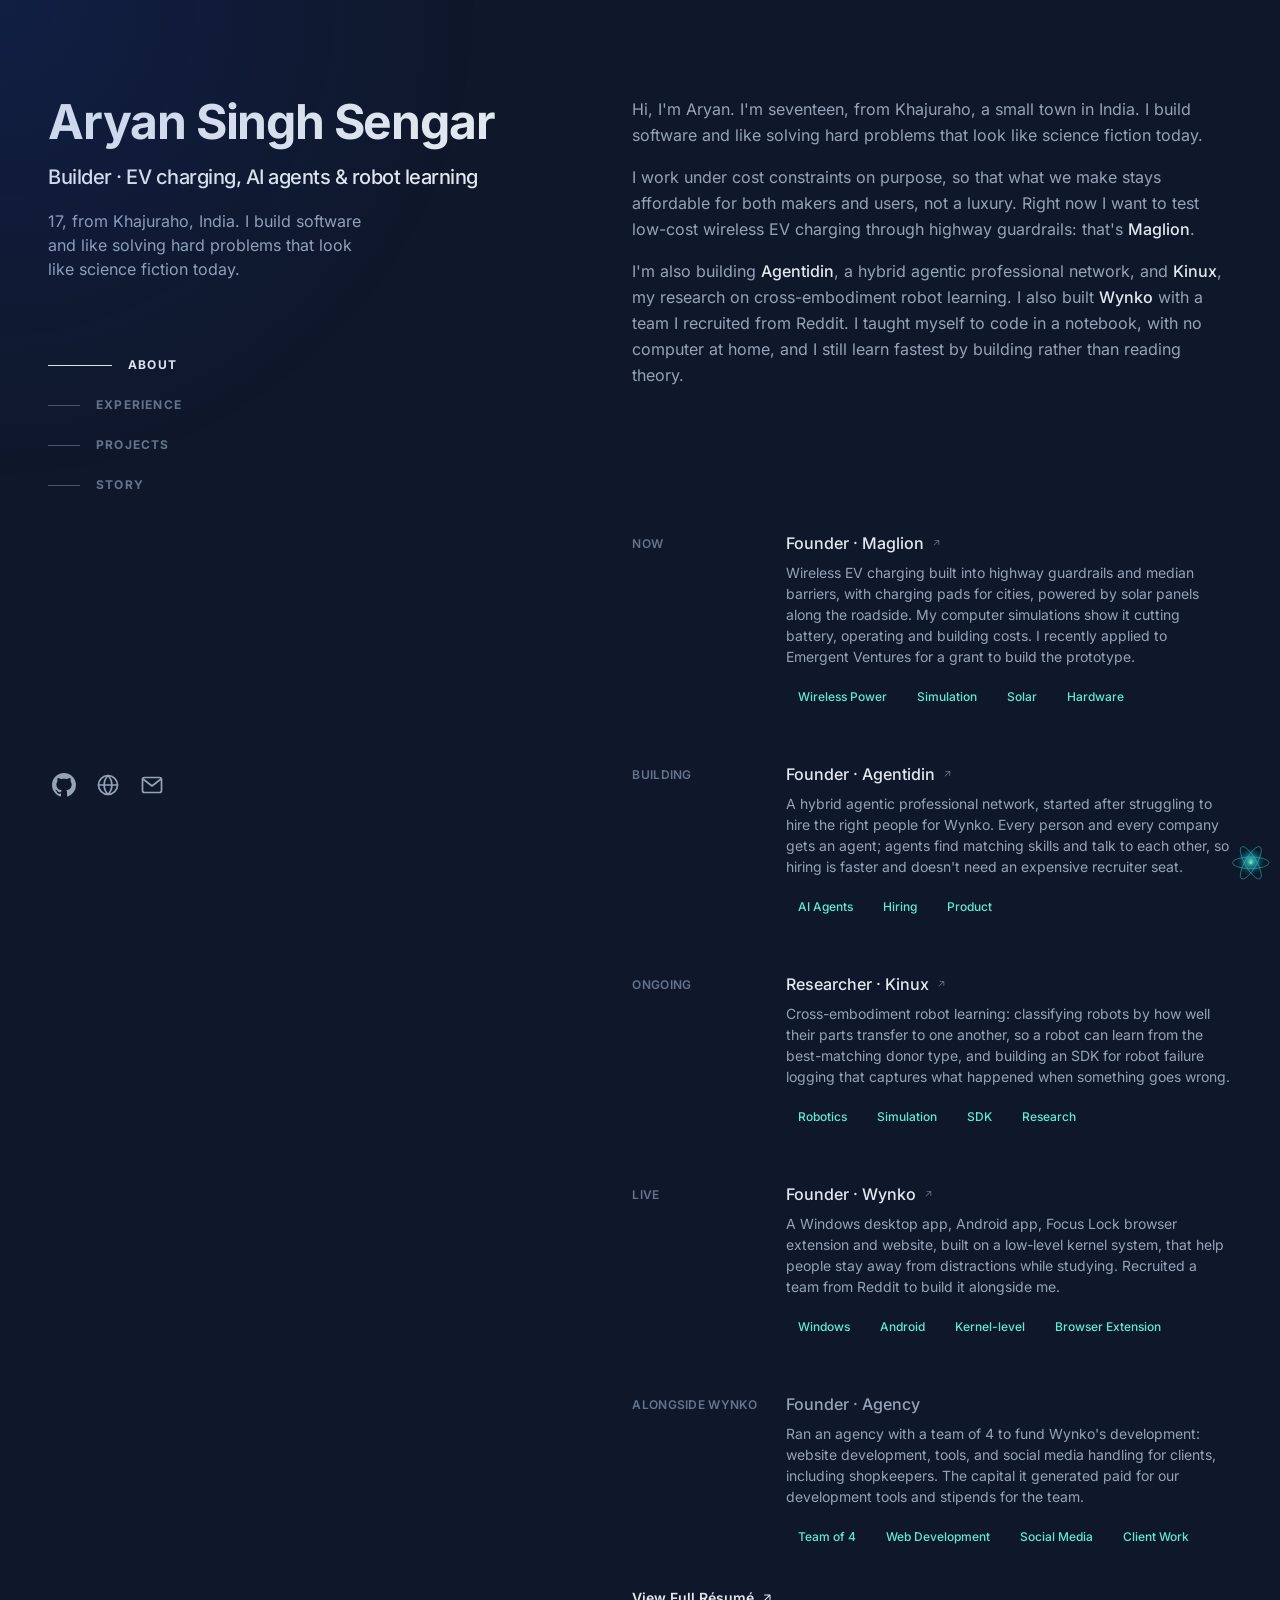
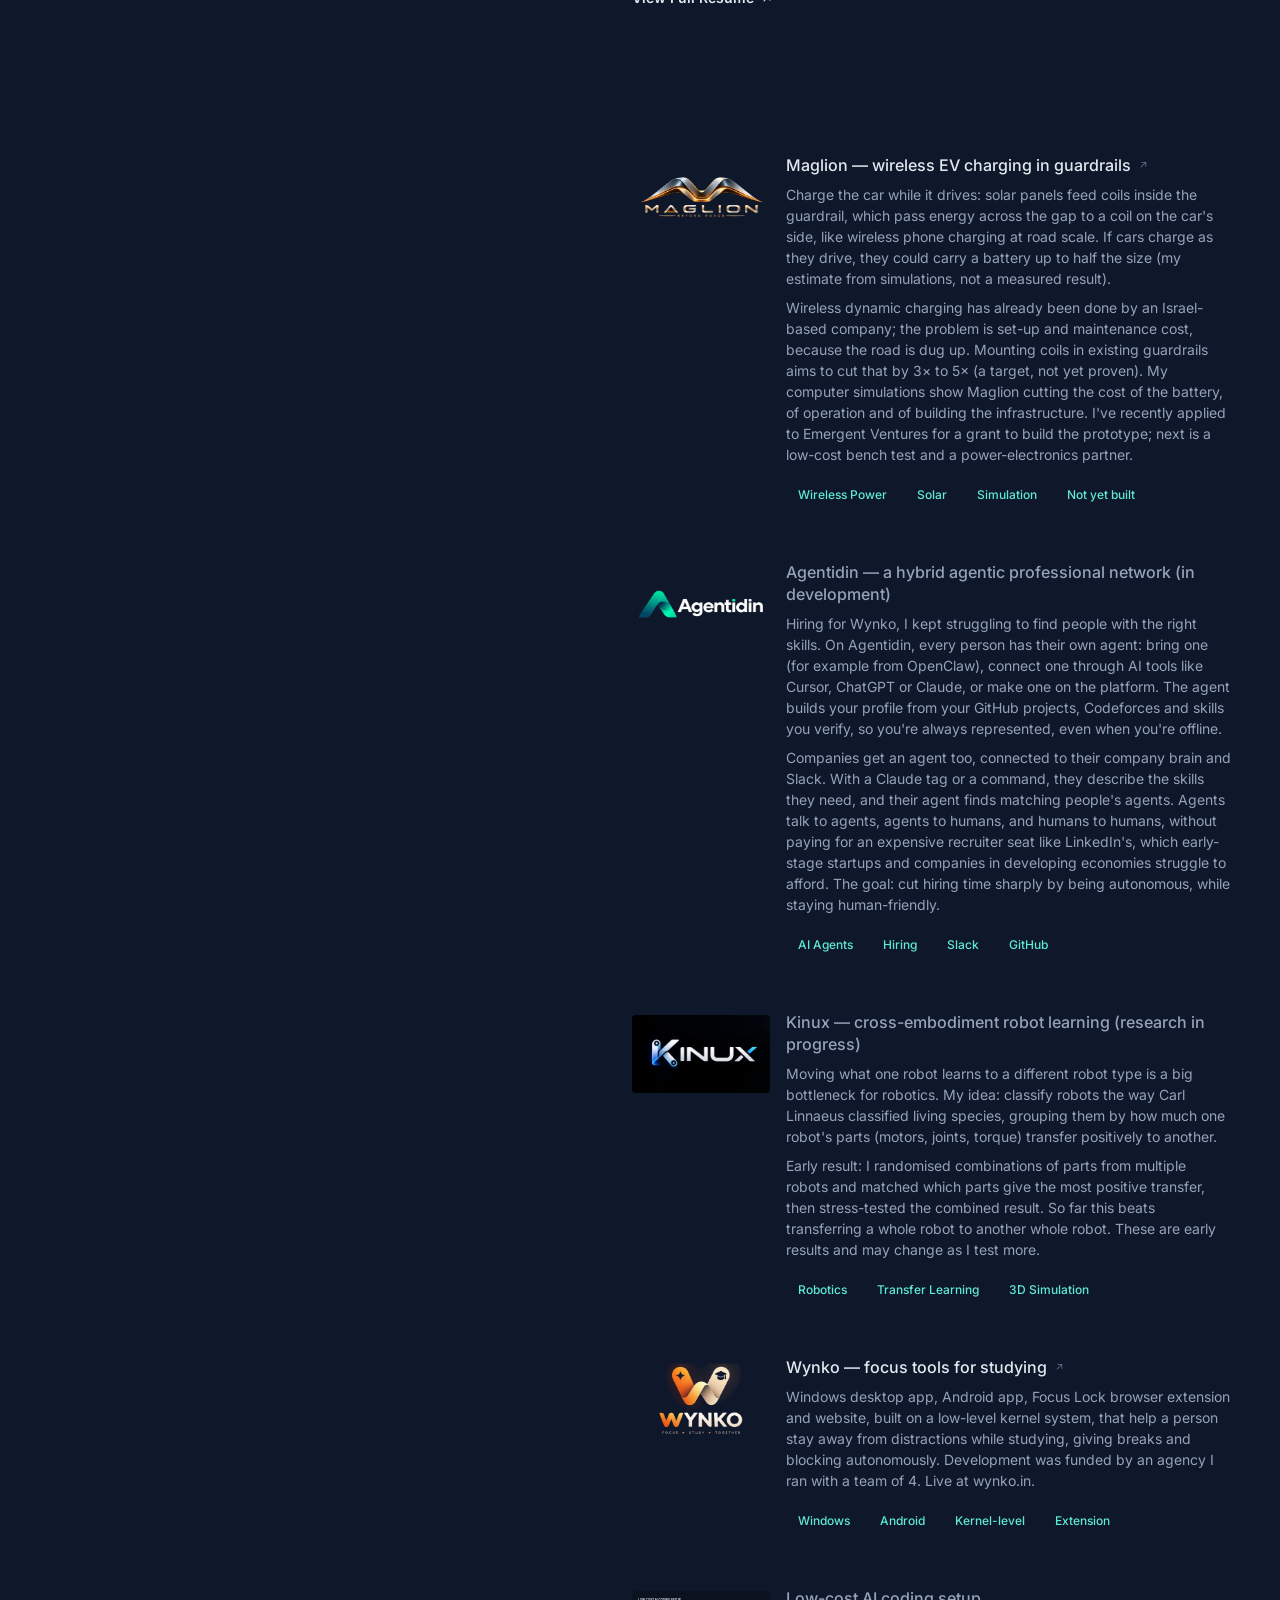
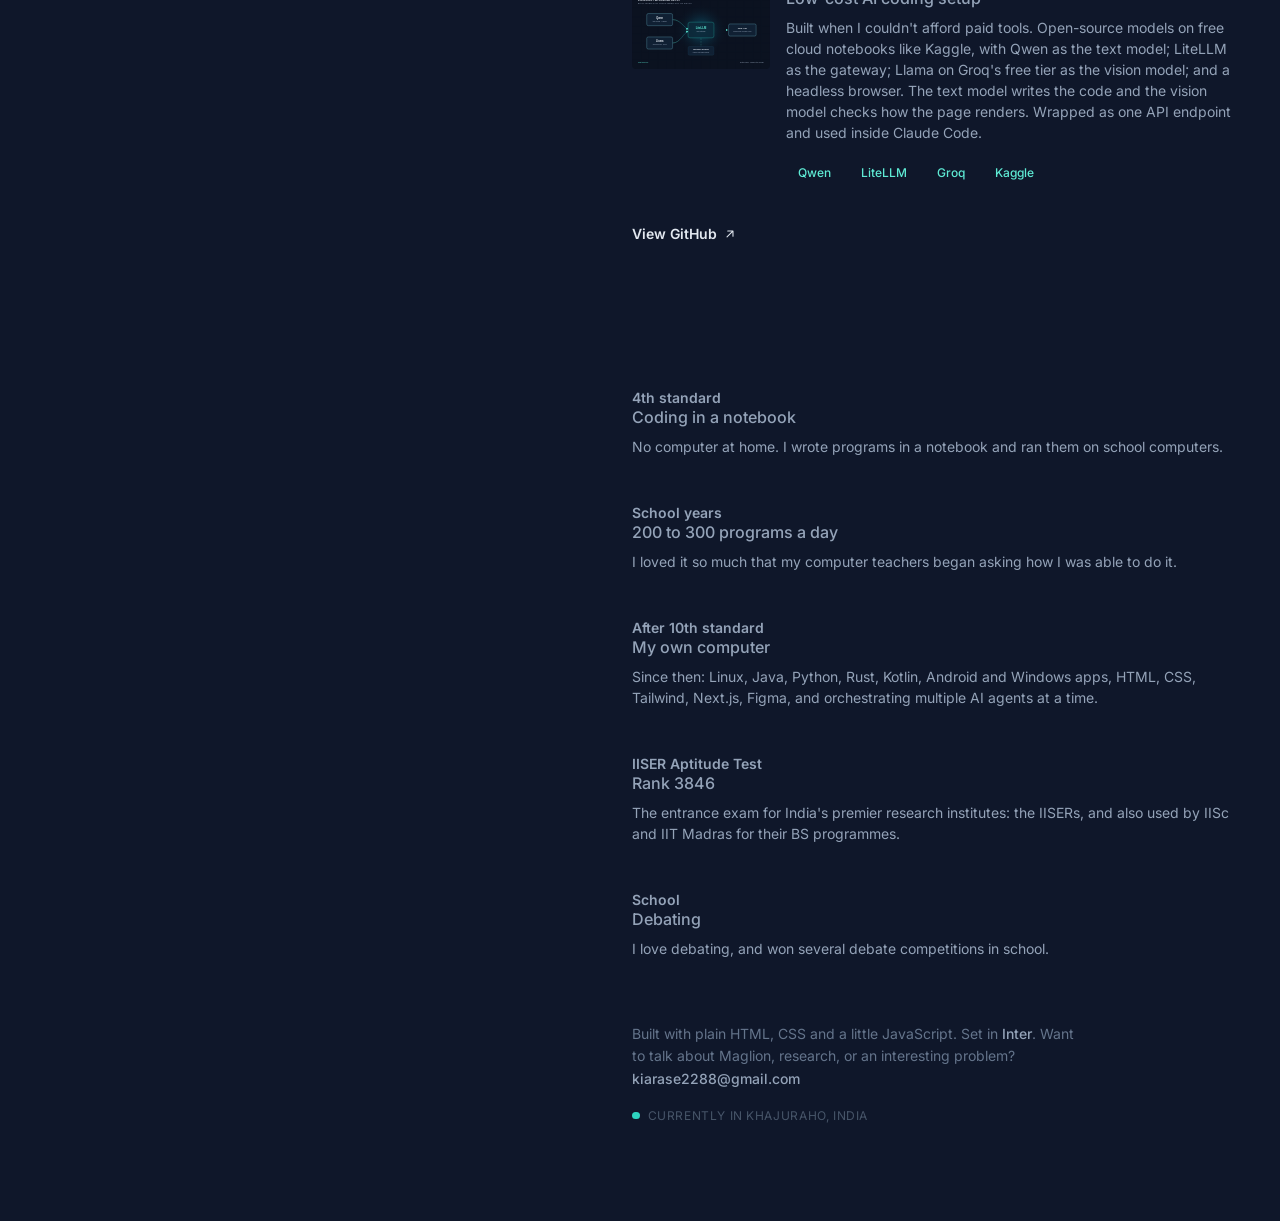
<file: index.html>
<!DOCTYPE html>
<html lang="en">
<head>
  <meta charset="utf-8" />
  <meta name="viewport" content="width=device-width, initial-scale=1" />
  <title>Aryan Singh Sengar — Builder</title>
  <meta name="description" content="Aryan Singh Sengar, 17, from Khajuraho, India. Building Maglion (wireless EV charging in highway guardrails), Agentidin (an agentic professional network), Wynko, and Kinux (cross-embodiment robot learning)." />
  <link rel="canonical" href="https://aryansengar.wynko.in/" />
  <meta name="theme-color" content="#0f172a" />
  <meta property="og:title" content="Aryan Singh Sengar — Builder" />
  <meta property="og:description" content="17-year-old builder from Khajuraho, India. Working on Maglion: wireless EV charging built into highway guardrails." />
  <meta property="og:url" content="https://aryansengar.wynko.in/" />
  <meta property="og:type" content="website" />
  <meta property="og:image" content="https://aryansengar.wynko.in/assets/maglion-hero.jpg" />
  <meta name="twitter:card" content="summary_large_image" />
  <link rel="icon" type="image/svg+xml" href="favicon.svg" />
  <link rel="preload" href="assets/fonts/inter-var.woff2" as="font" type="font/woff2" crossorigin />
  <link rel="stylesheet" href="assets/css/style.css" />
</head>
<body>
  <div class="spotlight" aria-hidden="true"></div>

  <div class="shell">
    <a class="skip-link" href="#content">Skip to Content</a>

    <div class="layout" id="layout">
      <header class="masthead">
        <div>
          <h1 class="name"><a href="#top" id="top">Aryan Singh Sengar</a></h1>
          <h2 class="role">Builder · EV charging, AI agents &amp; robot learning</h2>
          <p class="tagline">
            17, from Khajuraho, India. I build software and like solving hard problems
            that look like science fiction today.
          </p>

          <nav class="section-nav" aria-label="In-page jump links">
            <ul>
              <li><a href="#about" class="nav-link is-active" data-section="about"><span class="nav-indicator" aria-hidden="true"></span><span class="nav-text">About</span></a></li>
              <li><a href="#experience" class="nav-link" data-section="experience"><span class="nav-indicator" aria-hidden="true"></span><span class="nav-text">Experience</span></a></li>
              <li><a href="#projects" class="nav-link" data-section="projects"><span class="nav-indicator" aria-hidden="true"></span><span class="nav-text">Projects</span></a></li>
              <li><a href="#story" class="nav-link" data-section="story"><span class="nav-indicator" aria-hidden="true"></span><span class="nav-text">Story</span></a></li>
            </ul>
          </nav>
        </div>

        <ul class="socials" aria-label="Links">
          <li>
            <a href="https://github.com/kratitocsy" target="_blank" rel="noreferrer noopener" aria-label="GitHub (opens in a new tab)" title="GitHub">
              <span class="sr-only">GitHub</span>
              <svg xmlns="http://www.w3.org/2000/svg" viewBox="0 0 16 16" fill="currentColor" aria-hidden="true"><path d="M8 0C3.58 0 0 3.58 0 8c0 3.54 2.29 6.53 5.47 7.59.4.07.55-.17.55-.38 0-.19-.01-.82-.01-1.49-2.01.37-2.53-.49-2.69-.94-.09-.23-.48-.94-.82-1.13-.28-.15-.68-.52-.01-.53.63-.01 1.08.58 1.23.82.72 1.21 1.87.87 2.33.66.07-.52.28-.87.51-1.07-1.78-.2-3.64-.89-3.64-3.95 0-.87.31-1.59.82-2.15-.08-.2-.36-1.02.08-2.12 0 0 .67-.21 2.2.82.64-.18 1.32-.27 2-.27.68 0 1.36.09 2 .27 1.53-1.04 2.2-.82 2.2-.82.44 1.1.16 1.92.08 2.12.51.56.82 1.27.82 2.15 0 3.07-1.87 3.75-3.65 3.95.29.25.54.73.54 1.48 0 1.07-.01 1.93-.01 2.2 0 .21.15.46.55.38A8.013 8.013 0 0 0 16 8c0-4.42-3.58-8-8-8Z"/></svg>
            </a>
          </li>
          <li>
            <a href="https://wynko.in" target="_blank" rel="noreferrer noopener" aria-label="Wynko (opens in a new tab)" title="Wynko">
              <span class="sr-only">Wynko</span>
              <svg xmlns="http://www.w3.org/2000/svg" viewBox="0 0 24 24" fill="none" stroke="currentColor" stroke-width="1.7" stroke-linecap="round" stroke-linejoin="round" aria-hidden="true"><circle cx="12" cy="12" r="9.5"/><path d="M2.5 12h19M12 2.5c2.6 2.7 3.9 5.9 3.9 9.5s-1.3 6.8-3.9 9.5c-2.6-2.7-3.9-5.9-3.9-9.5S9.4 5.2 12 2.5Z"/></svg>
            </a>
          </li>
          <li>
            <a href="mailto:kiarase2288@gmail.com" aria-label="Email" title="Email">
              <span class="sr-only">Email</span>
              <svg xmlns="http://www.w3.org/2000/svg" viewBox="0 0 24 24" fill="none" stroke="currentColor" stroke-width="1.7" stroke-linecap="round" stroke-linejoin="round" aria-hidden="true"><rect x="2.5" y="4.5" width="19" height="15" rx="2"/><path d="m3 6 9 7 9-7"/></svg>
            </a>
          </li>
        </ul>
      </header>

      <main id="content" class="content">
        <section id="about" class="section" aria-label="About me">
          <div class="section-head"><h2>About</h2></div>
          <div class="prose">
            <p>
              Hi, I'm Aryan. I'm seventeen, from Khajuraho, a small town in India. I build
              software and like solving hard problems that look like science fiction today.
            </p>
            <p>
              I work under cost constraints on purpose, so that what we make stays affordable
              for both makers and users, not a luxury. Right now I want to test low-cost wireless
              EV charging through highway guardrails: that's <a href="#projects">Maglion</a>.
            </p>
            <p>
              I'm also building <a href="#projects">Agentidin</a>, a hybrid agentic professional
              network, and <a href="#projects">Kinux</a>, my research on cross-embodiment robot
              learning. I also built <a href="https://wynko.in" target="_blank" rel="noreferrer noopener">Wynko</a>
              with a team I recruited from Reddit. I taught myself to code in a notebook, with
              no computer at home, and I still learn fastest by building rather than reading theory.
            </p>
          </div>
        </section>

        <section id="experience" class="section" aria-label="What I've done">
          <div class="section-head"><h2>Experience</h2></div>
          <div>
            <ol class="entry-list">
              <li>
                <article class="entry">
                  <header class="entry-date">Now</header>
                  <div class="entry-body">
                    <h3>
                      <a class="entry-link" href="#projects">
                        <span class="entry-title">Founder · <span class="entry-org">Maglion</span></span>
                      </a>
                    </h3>
                    <p>
                      Wireless EV charging built into highway guardrails and median barriers, with
                      charging pads for cities, powered by solar panels along the roadside. My computer
                      simulations show it cutting battery, operating and building costs. I recently
                      applied to Emergent Ventures for a grant to build the prototype.
                    </p>
                    <ul class="pills" aria-label="Areas">
                      <li>Wireless Power</li>
                      <li>Simulation</li>
                      <li>Solar</li>
                      <li>Hardware</li>
                    </ul>
                  </div>
                </article>
              </li>

              <li>
                <article class="entry">
                  <header class="entry-date">Building</header>
                  <div class="entry-body">
                    <h3>
                      <a class="entry-link" href="#projects">
                        <span class="entry-title">Founder · <span class="entry-org">Agentidin</span></span>
                      </a>
                    </h3>
                    <p>
                      A hybrid agentic professional network, started after struggling to hire the right
                      people for Wynko. Every person and every company gets an agent; agents find matching
                      skills and talk to each other, so hiring is faster and doesn't need an expensive
                      recruiter seat.
                    </p>
                    <ul class="pills" aria-label="Areas">
                      <li>AI Agents</li>
                      <li>Hiring</li>
                      <li>Product</li>
                    </ul>
                  </div>
                </article>
              </li>

              <li>
                <article class="entry">
                  <header class="entry-date">Ongoing</header>
                  <div class="entry-body">
                    <h3>
                      <a class="entry-link" href="#projects">
                        <span class="entry-title">Researcher · <span class="entry-org">Kinux</span></span>
                      </a>
                    </h3>
                    <p>
                      Cross-embodiment robot learning: classifying robots by how well their parts transfer to one another, so a robot
                      can learn from the best-matching donor type, and building an SDK for robot
                      failure logging that captures what happened when something goes wrong.
                    </p>
                    <ul class="pills" aria-label="Areas">
                      <li>Robotics</li>
                      <li>Simulation</li>
                      <li>SDK</li>
                      <li>Research</li>
                    </ul>
                  </div>
                </article>
              </li>

              <li>
                <article class="entry">
                  <header class="entry-date">Live</header>
                  <div class="entry-body">
                    <h3>
                      <a class="entry-link" href="https://wynko.in" target="_blank" rel="noreferrer noopener">
                        <span class="entry-title">Founder · <span class="entry-org">Wynko</span></span>
                      </a>
                    </h3>
                    <p>
                      A Windows desktop app, Android app, Focus Lock browser extension and website,
                      built on a low-level kernel system, that help people stay away from distractions
                      while studying. Recruited a team from Reddit to build it alongside me.
                    </p>
                    <ul class="pills" aria-label="Areas">
                      <li>Windows</li>
                      <li>Android</li>
                      <li>Kernel-level</li>
                      <li>Browser Extension</li>
                    </ul>
                  </div>
                </article>
              </li>

              <li>
                <article class="entry">
                  <header class="entry-date">Alongside Wynko</header>
                  <div class="entry-body">
                    <h3>
                      <span class="entry-title">Founder · <span class="entry-org">Agency</span></span>
                    </h3>
                    <p>
                      Ran an agency with a team of 4 to fund Wynko's development: website development,
                      tools, and social media handling for clients, including shopkeepers. The capital it
                      generated paid for our development tools and stipends for the team.
                    </p>
                    <ul class="pills" aria-label="Areas">
                      <li>Team of 4</li>
                      <li>Web Development</li>
                      <li>Social Media</li>
                      <li>Client Work</li>
                    </ul>
                  </div>
                </article>
              </li>
            </ol>

            <a class="inline-link" href="resume.html" target="_blank" rel="noreferrer noopener">
              View Full Résumé
              <svg xmlns="http://www.w3.org/2000/svg" viewBox="0 0 20 20" fill="currentColor" aria-hidden="true"><path fill-rule="evenodd" d="M5.22 14.78a.75.75 0 0 0 1.06 0l7.22-7.22v5.69a.75.75 0 0 0 1.5 0v-7.5a.75.75 0 0 0-.75-.75h-7.5a.75.75 0 0 0 0 1.5h5.69l-7.22 7.22a.75.75 0 0 0 0 1.06Z" clip-rule="evenodd"/></svg>
            </a>
          </div>
        </section>

        <section id="projects" class="section" aria-label="Selected projects">
          <div class="section-head"><h2>Projects</h2></div>
          <div>
            <ul class="entry-list project-list">
              <li>
                <article class="project">
                  <div class="project-body">
                    <h3>
                      <a class="entry-link" href="assets/maglion-concept.jpg" target="_blank" rel="noreferrer noopener">
                        <span class="entry-title">Maglion — wireless EV charging in guardrails</span>
                      </a>
                    </h3>
                    <p>
                      Charge the car while it drives: solar panels feed coils inside the guardrail,
                      which pass energy across the gap to a coil on the car's side, like wireless phone
                      charging at road scale. If cars charge as they drive, they could carry a battery
                      up to half the size (my estimate from simulations, not a measured result).
                    </p>
                    <p>
                      Wireless dynamic charging has already been done by an Israel-based company; the
                      problem is set-up and maintenance cost, because the road is dug up. Mounting coils
                      in existing guardrails aims to cut that by 3× to 5× (a target, not yet proven).
                      My computer simulations show Maglion cutting the cost of the battery, of operation
                      and of building the infrastructure. I've recently applied to Emergent Ventures for a
                      grant to build the prototype; next is a low-cost bench test and a power-electronics
                      partner.
                    </p>
                    <ul class="pills" aria-label="Areas">
                      <li>Wireless Power</li>
                      <li>Solar</li>
                      <li>Simulation</li>
                      <li>Not yet built</li>
                    </ul>
                  </div>
                  <img class="project-thumb logo-thumb" src="assets/img/maglion-logo.webp" alt="Maglion logo: Beyond Roads" width="1600" height="900" />
                </article>
              </li>

              <li>
                <article class="project">
                  <div class="project-body">
                    <h3>
                      <span class="entry-title">Agentidin — a hybrid agentic professional network (in development)</span>
                    </h3>
                    <p>
                      Hiring for Wynko, I kept struggling to find people with the right skills. On Agentidin,
                      every person has their own agent: bring one (for example from OpenClaw), connect one
                      through AI tools like Cursor, ChatGPT or Claude, or make one on the platform. The agent
                      builds your profile from your GitHub projects, Codeforces and skills you verify, so
                      you're always represented, even when you're offline.
                    </p>
                    <p>
                      Companies get an agent too, connected to their company brain and Slack. With a Claude
                      tag or a command, they describe the skills they need, and their agent finds matching
                      people's agents. Agents talk to agents, agents to humans, and humans to humans, without
                      paying for an expensive recruiter seat like LinkedIn's, which early-stage startups and
                      companies in developing economies struggle to afford. The goal: cut hiring time sharply
                      by being autonomous, while staying human-friendly.
                    </p>
                    <ul class="pills" aria-label="Areas">
                      <li>AI Agents</li>
                      <li>Hiring</li>
                      <li>Slack</li>
                      <li>GitHub</li>
                    </ul>
                  </div>
                  <img class="project-thumb logo-thumb" src="assets/img/agentidin-logo.webp" alt="Agentidin logo" width="1600" height="900" loading="lazy" decoding="async" />
                </article>
              </li>

              <li>
                <article class="project">
                  <div class="project-body">
                    <h3>
                      <span class="entry-title">Kinux — cross-embodiment robot learning (research in progress)</span>
                    </h3>
                    <p>
                      Moving what one robot learns to a different robot type is a big bottleneck for
                      robotics. My idea: classify robots the way Carl Linnaeus classified living species,
                      grouping them by how much one robot's parts (motors, joints, torque) transfer
                      positively to another.
                    </p>
                    <p>
                      Early result: I randomised combinations of parts from multiple robots and matched
                      which parts give the most positive transfer, then stress-tested the combined result.
                      So far this beats transferring a whole robot to another whole robot. These are early
                      results and may change as I test more.
                    </p>
                    <ul class="pills" aria-label="Areas">
                      <li>Robotics</li>
                      <li>Transfer Learning</li>
                      <li>3D Simulation</li>
                    </ul>
                  </div>
                  <img class="project-thumb" src="assets/img/kinux.webp" alt="Kinux logo" width="1600" height="800" loading="lazy" decoding="async" />
                </article>
              </li>

              <li>
                <article class="project">
                  <div class="project-body">
                    <h3>
                      <a class="entry-link" href="https://wynko.in" target="_blank" rel="noreferrer noopener">
                        <span class="entry-title">Wynko — focus tools for studying</span>
                      </a>
                    </h3>
                    <p>
                      Windows desktop app, Android app, Focus Lock browser extension and website, built
                      on a low-level kernel system, that help a person stay away from distractions while
                      studying, giving breaks and blocking autonomously. Development was funded by an
                      agency I ran with a team of 4. Live at wynko.in.
                    </p>
                    <ul class="pills" aria-label="Areas">
                      <li>Windows</li>
                      <li>Android</li>
                      <li>Kernel-level</li>
                      <li>Extension</li>
                    </ul>
                  </div>
                  <img class="project-thumb logo-thumb" src="assets/img/wynko-logo.webp" alt="Wynko logo: Focus, Study, Together" width="1600" height="900" loading="lazy" decoding="async" />
                </article>
              </li>

              <li>
                <article class="project">
                  <div class="project-body">
                    <h3>
                      <span class="entry-title">Low-cost AI coding setup</span>
                    </h3>
                    <p>
                      Built when I couldn't afford paid tools. Open-source models on free cloud notebooks
                      like Kaggle, with Qwen as the text model; LiteLLM as the gateway; Llama on Groq's
                      free tier as the vision model; and a headless browser. The text model writes the
                      code and the vision model checks how the page renders. Wrapped as one API endpoint
                      and used inside Claude Code.
                    </p>
                    <ul class="pills" aria-label="Tools">
                      <li>Qwen</li>
                      <li>LiteLLM</li>
                      <li>Groq</li>
                      <li>Kaggle</li>
                    </ul>
                  </div>
                  <img class="project-thumb" src="assets/img/ai-setup.svg" alt="Pipeline diagram: Qwen and Llama joined by LiteLLM, wrapped as one API" width="1600" height="900" loading="lazy" decoding="async" />
                </article>
              </li>
            </ul>

            <a class="inline-link" href="https://github.com/kratitocsy" target="_blank" rel="noreferrer noopener">
              View GitHub
              <svg xmlns="http://www.w3.org/2000/svg" viewBox="0 0 20 20" fill="currentColor" aria-hidden="true"><path fill-rule="evenodd" d="M5.22 14.78a.75.75 0 0 0 1.06 0l7.22-7.22v5.69a.75.75 0 0 0 1.5 0v-7.5a.75.75 0 0 0-.75-.75h-7.5a.75.75 0 0 0 0 1.5h5.69l-7.22 7.22a.75.75 0 0 0 0 1.06Z" clip-rule="evenodd"/></svg>
            </a>
          </div>
        </section>

        <section id="story" class="section" aria-label="My story">
          <div class="section-head"><h2>Story</h2></div>
          <div>
            <ul class="entry-list note-list">
              <li>
                <article class="note no-thumb">
                  <div class="note-body">
                    <p class="note-year">4th standard</p>
                    <h3><span class="entry-title">Coding in a notebook</span></h3>
                    <p>No computer at home. I wrote programs in a notebook and ran them on school computers.</p>
                  </div>
                </article>
              </li>
              <li>
                <article class="note no-thumb">
                  <div class="note-body">
                    <p class="note-year">School years</p>
                    <h3><span class="entry-title">200 to 300 programs a day</span></h3>
                    <p>I loved it so much that my computer teachers began asking how I was able to do it.</p>
                  </div>
                </article>
              </li>
              <li>
                <article class="note no-thumb">
                  <div class="note-body">
                    <p class="note-year">After 10th standard</p>
                    <h3><span class="entry-title">My own computer</span></h3>
                    <p>Since then: Linux, Java, Python, Rust, Kotlin, Android and Windows apps, HTML, CSS, Tailwind, Next.js, Figma, and orchestrating multiple AI agents at a time.</p>
                  </div>
                </article>
              </li>
              <li>
                <article class="note no-thumb">
                  <div class="note-body">
                    <p class="note-year">IISER Aptitude Test</p>
                    <h3><span class="entry-title">Rank 3846</span></h3>
                    <p>The entrance exam for India's premier research institutes: the IISERs, and also used by IISc and IIT Madras for their BS programmes.</p>
                  </div>
                </article>
              </li>
              <li>
                <article class="note no-thumb">
                  <div class="note-body">
                    <p class="note-year">School</p>
                    <h3><span class="entry-title">Debating</span></h3>
                    <p>I love debating, and won several debate competitions in school.</p>
                  </div>
                </article>
              </li>
            </ul>
          </div>
        </section>

        <footer class="site-footer">
          <p>
            Built with plain HTML, CSS and a little JavaScript. Set in
            <a href="https://rsms.me/inter/" target="_blank" rel="noreferrer noopener">Inter</a>.
            Want to talk about Maglion, research, or an interesting problem?
            <a href="mailto:kiarase2288@gmail.com">kiarase2288@gmail.com</a>
            <span class="footer-status"><span class="status-dot" aria-hidden="true"></span>Currently in Khajuraho, India</span>
          </p>
        </footer>
      </main>
    </div>
  </div>

  <div class="timetravel">
    <button class="timetravel-btn" type="button" id="timetravel-open" aria-haspopup="dialog" aria-expanded="false" aria-controls="timetravel-dialog">
      <span class="sr-only">Click to time travel</span>
      <svg class="timetravel-orb" xmlns="http://www.w3.org/2000/svg" viewBox="0 0 100 100" aria-hidden="true">
        <defs>
          <radialGradient id="orb" cx="50%" cy="45%" r="55%">
            <stop offset="0%" stop-color="#5eead4" stop-opacity=".95" />
            <stop offset="55%" stop-color="#0e7490" stop-opacity=".55" />
            <stop offset="100%" stop-color="#0f172a" stop-opacity="0" />
          </radialGradient>
        </defs>
        <circle cx="50" cy="50" r="34" fill="url(#orb)" />
        <g fill="none" stroke="currentColor" stroke-width="1.4" opacity=".8">
          <ellipse cx="50" cy="50" rx="44" ry="14" />
          <ellipse cx="50" cy="50" rx="44" ry="14" transform="rotate(60 50 50)" />
          <ellipse cx="50" cy="50" rx="44" ry="14" transform="rotate(120 50 50)" />
        </g>
        <circle cx="50" cy="50" r="3" fill="#5eead4" />
      </svg>
    </button>
  </div>

  <dialog class="dialog" id="timetravel-dialog" aria-labelledby="timetravel-title">
    <div class="dialog-inner">
      <button class="dialog-close" type="button" id="timetravel-close" aria-label="Close time travel dialog">
        <svg xmlns="http://www.w3.org/2000/svg" viewBox="0 0 20 20" fill="currentColor" aria-hidden="true"><path d="M6.28 5.22a.75.75 0 0 0-1.06 1.06L8.94 10l-3.72 3.72a.75.75 0 1 0 1.06 1.06L10 11.06l3.72 3.72a.75.75 0 1 0 1.06-1.06L11.06 10l3.72-3.72a.75.75 0 0 0-1.06-1.06L10 8.94Z"/></svg>
      </button>
      <p class="dialog-eyebrow">Time travel</p>
      <h2 id="timetravel-title">Where it started</h2>
      <p class="dialog-copy">
        Before this site, there was a notebook. I wrote programs on paper and ran them
        on school computers, years before I had a computer of my own.
      </p>
      <ol class="timeline">
        <li><span>4th std</span><p>Programs written in a notebook, run on school computers.</p></li>
        <li><span>School</span><p>200 to 300 programs a day, until teachers asked how.</p></li>
        <li><span>10th std+</span><p>My own computer. Wynko, and an agency with a team of 4 to fund it.</p></li>
        <li><span>Now</span><p>Maglion, Agentidin and Kinux. You are here.</p></li>
      </ol>
      <div class="dialog-actions">
        <button class="btn btn-primary" type="button" id="retro-toggle" aria-pressed="false">Engage CRT mode</button>
        <button class="btn btn-ghost" type="button" id="timetravel-dismiss">Back to today</button>
      </div>
    </div>
  </dialog>

  <script src="assets/js/main.js" defer></script>
</body>
</html>
</file>
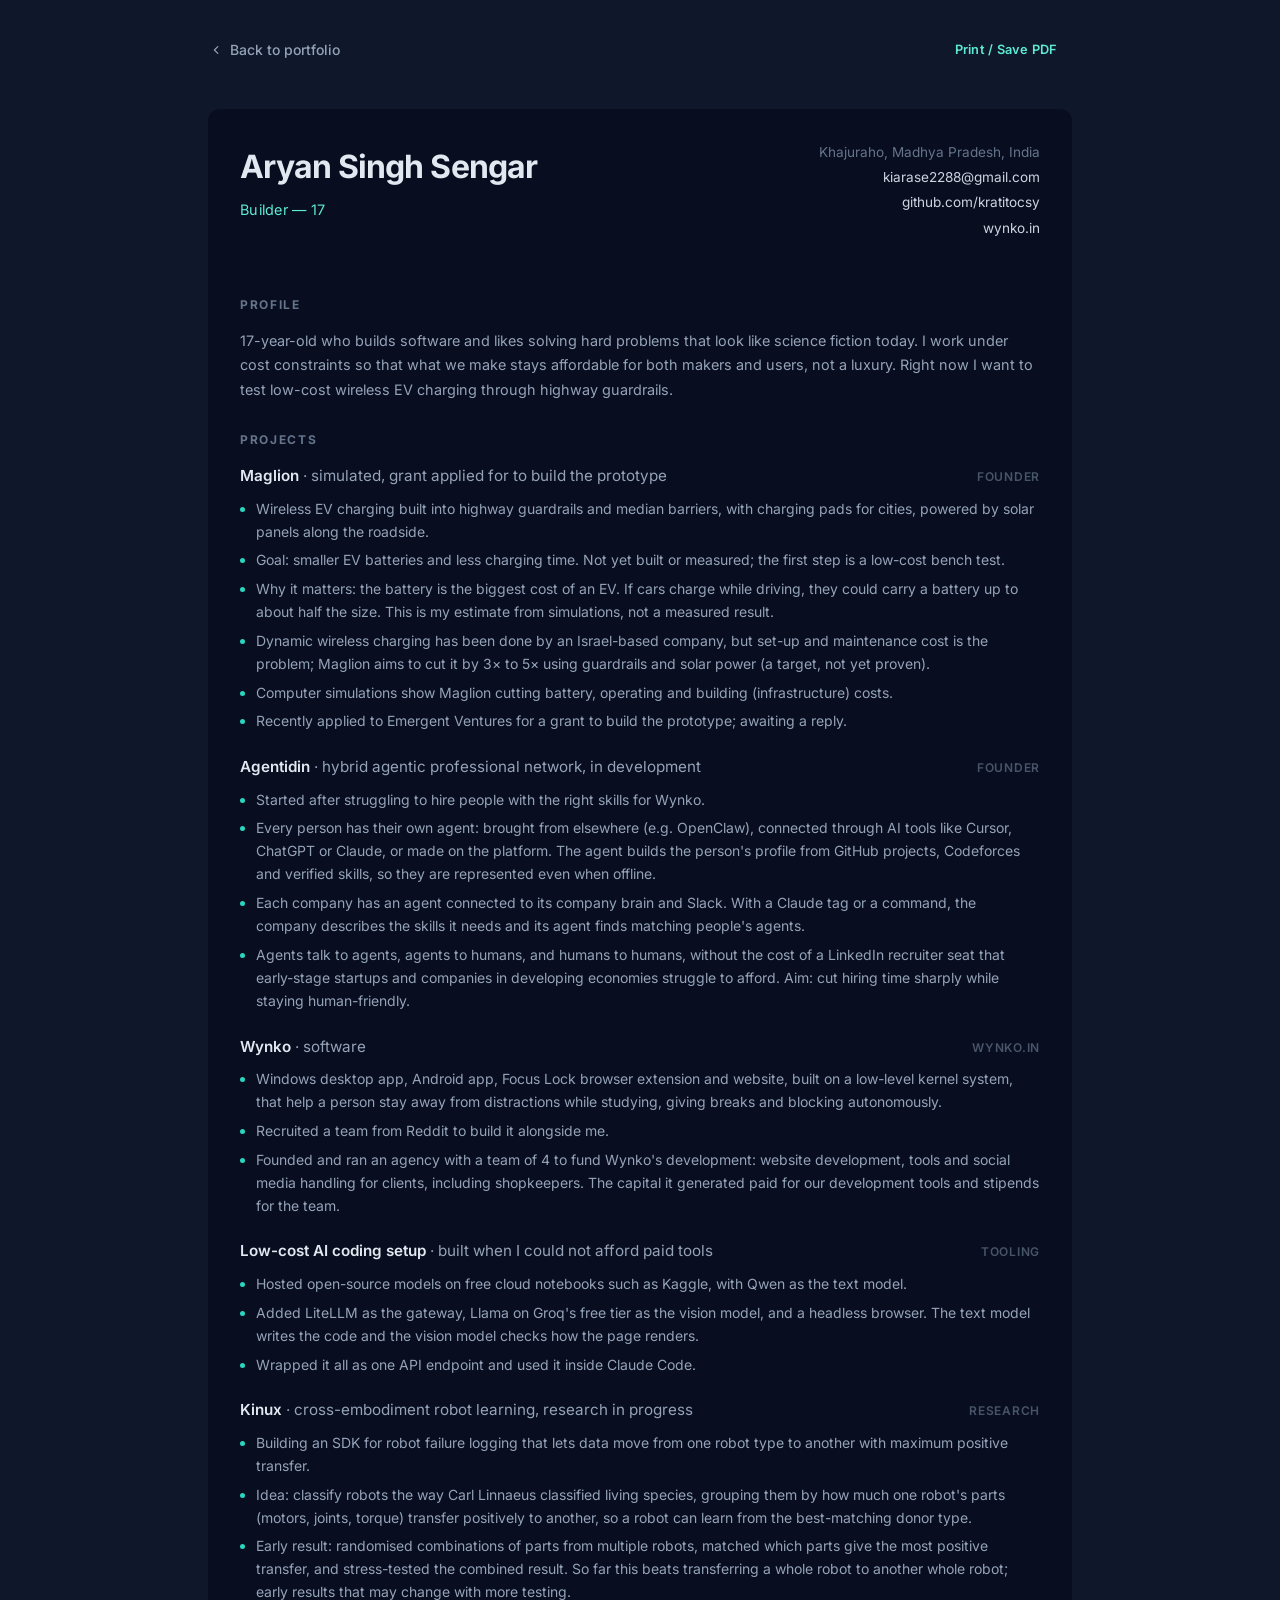
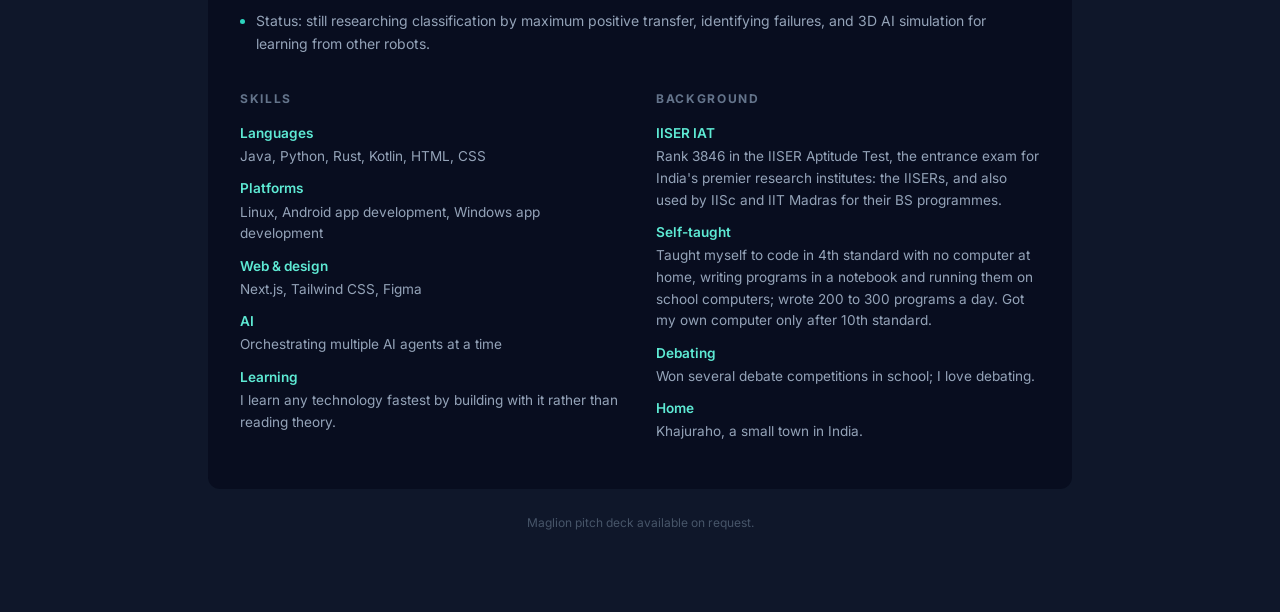
<file: resume.html>
<!DOCTYPE html>
<html lang="en">
<head>
  <meta charset="utf-8" />
  <meta name="viewport" content="width=device-width, initial-scale=1" />
  <title>Résumé — Aryan Singh Sengar</title>
  <meta name="description" content="Résumé of Aryan Singh Sengar: Maglion, Agentidin, Wynko, Kinux (cross-embodiment robot learning), and a low-cost AI coding setup." />
  <meta name="theme-color" content="#0f172a" />
  <link rel="icon" type="image/svg+xml" href="favicon.svg" />
  <link rel="preload" href="assets/fonts/inter-var.woff2" as="font" type="font/woff2" crossorigin />
  <link rel="stylesheet" href="assets/css/style.css" />
  <link rel="stylesheet" href="assets/css/resume.css" />
</head>
<body class="resume-page">
  <div class="resume-shell">
    <a class="skip-link" href="#resume">Skip to Content</a>

    <nav class="resume-nav">
      <a href="index.html" class="resume-back">
        <svg xmlns="http://www.w3.org/2000/svg" viewBox="0 0 20 20" fill="currentColor" aria-hidden="true"><path d="M12.78 5.22a.75.75 0 0 1 0 1.06L9.06 10l3.72 3.72a.75.75 0 1 1-1.06 1.06l-4.25-4.25a.75.75 0 0 1 0-1.06l4.25-4.25a.75.75 0 0 1 1.06 0Z"/></svg>
        Back to portfolio
      </a>
      <button type="button" class="btn btn-primary" id="print-resume">Print / Save PDF</button>
    </nav>

    <main id="resume" class="resume">
      <header class="resume-head">
        <div>
          <h1>Aryan Singh Sengar</h1>
          <p class="resume-role">Builder — 17</p>
        </div>
        <ul class="resume-contact">
          <li>Khajuraho, Madhya Pradesh, India</li>
          <li><a href="mailto:kiarase2288@gmail.com">kiarase2288@gmail.com</a></li>
          <li><a href="https://github.com/kratitocsy" target="_blank" rel="noreferrer noopener">github.com/kratitocsy</a></li>
          <li><a href="https://wynko.in" target="_blank" rel="noreferrer noopener">wynko.in</a></li>
        </ul>
      </header>

      <section class="resume-section">
        <h2>Profile</h2>
        <p>
          17-year-old who builds software and likes solving hard problems that look like science
          fiction today. I work under cost constraints so that what we make stays affordable for
          both makers and users, not a luxury. Right now I want to test low-cost wireless EV
          charging through highway guardrails.
        </p>
      </section>

      <section class="resume-section">
        <h2>Projects</h2>

        <article class="resume-item">
          <div class="resume-item-head">
            <h3>Maglion <span>· simulated, grant applied for to build the prototype</span></h3>
            <p>Founder</p>
          </div>
          <ul class="resume-bullets">
            <li>Wireless EV charging built into highway guardrails and median barriers, with charging pads for cities, powered by solar panels along the roadside.</li>
            <li>Goal: smaller EV batteries and less charging time. Not yet built or measured; the first step is a low-cost bench test.</li>
            <li>Why it matters: the battery is the biggest cost of an EV. If cars charge while driving, they could carry a battery up to about half the size. This is my estimate from simulations, not a measured result.</li>
            <li>Dynamic wireless charging has been done by an Israel-based company, but set-up and maintenance cost is the problem; Maglion aims to cut it by 3× to 5× using guardrails and solar power (a target, not yet proven).</li>
            <li>Computer simulations show Maglion cutting battery, operating and building (infrastructure) costs.</li>
            <li>Recently applied to Emergent Ventures for a grant to build the prototype; awaiting a reply.</li>
          </ul>
        </article>

        <article class="resume-item">
          <div class="resume-item-head">
            <h3>Agentidin <span>· hybrid agentic professional network, in development</span></h3>
            <p>Founder</p>
          </div>
          <ul class="resume-bullets">
            <li>Started after struggling to hire people with the right skills for Wynko.</li>
            <li>Every person has their own agent: brought from elsewhere (e.g. OpenClaw), connected through AI tools like Cursor, ChatGPT or Claude, or made on the platform. The agent builds the person's profile from GitHub projects, Codeforces and verified skills, so they are represented even when offline.</li>
            <li>Each company has an agent connected to its company brain and Slack. With a Claude tag or a command, the company describes the skills it needs and its agent finds matching people's agents.</li>
            <li>Agents talk to agents, agents to humans, and humans to humans, without the cost of a LinkedIn recruiter seat that early-stage startups and companies in developing economies struggle to afford. Aim: cut hiring time sharply while staying human-friendly.</li>
          </ul>
        </article>

        <article class="resume-item">
          <div class="resume-item-head">
            <h3>Wynko <span>· software</span></h3>
            <p><a href="https://wynko.in" target="_blank" rel="noreferrer noopener">wynko.in</a></p>
          </div>
          <ul class="resume-bullets">
            <li>Windows desktop app, Android app, Focus Lock browser extension and website, built on a low-level kernel system, that help a person stay away from distractions while studying, giving breaks and blocking autonomously.</li>
            <li>Recruited a team from Reddit to build it alongside me.</li>
            <li>Founded and ran an agency with a team of 4 to fund Wynko's development: website development, tools and social media handling for clients, including shopkeepers. The capital it generated paid for our development tools and stipends for the team.</li>
          </ul>
        </article>

        <article class="resume-item">
          <div class="resume-item-head">
            <h3>Low-cost AI coding setup <span>· built when I could not afford paid tools</span></h3>
            <p>Tooling</p>
          </div>
          <ul class="resume-bullets">
            <li>Hosted open-source models on free cloud notebooks such as Kaggle, with Qwen as the text model.</li>
            <li>Added LiteLLM as the gateway, Llama on Groq's free tier as the vision model, and a headless browser. The text model writes the code and the vision model checks how the page renders.</li>
            <li>Wrapped it all as one API endpoint and used it inside Claude Code.</li>
          </ul>
        </article>

        <article class="resume-item">
          <div class="resume-item-head">
            <h3>Kinux <span>· cross-embodiment robot learning, research in progress</span></h3>
            <p>Research</p>
          </div>
          <ul class="resume-bullets">
            <li>Building an SDK for robot failure logging that lets data move from one robot type to another with maximum positive transfer.</li>
            <li>Idea: classify robots the way Carl Linnaeus classified living species, grouping them by how much one robot's parts (motors, joints, torque) transfer positively to another, so a robot can learn from the best-matching donor type.</li>
            <li>Early result: randomised combinations of parts from multiple robots, matched which parts give the most positive transfer, and stress-tested the combined result. So far this beats transferring a whole robot to another whole robot; early results that may change with more testing.</li>
            <li>Status: still researching classification by maximum positive transfer, identifying failures, and 3D AI simulation for learning from other robots.</li>
          </ul>
        </article>
      </section>

      <section class="resume-section resume-columns">
        <div>
          <h2>Skills</h2>
          <dl class="resume-skills">
            <dt>Languages</dt>
            <dd>Java, Python, Rust, Kotlin, HTML, CSS</dd>
            <dt>Platforms</dt>
            <dd>Linux, Android app development, Windows app development</dd>
            <dt>Web &amp; design</dt>
            <dd>Next.js, Tailwind CSS, Figma</dd>
            <dt>AI</dt>
            <dd>Orchestrating multiple AI agents at a time</dd>
            <dt>Learning</dt>
            <dd>I learn any technology fastest by building with it rather than reading theory.</dd>
          </dl>
        </div>
        <div>
          <h2>Background</h2>
          <dl class="resume-skills">
            <dt>IISER IAT</dt>
            <dd>Rank 3846 in the IISER Aptitude Test, the entrance exam for India's premier research institutes: the IISERs, and also used by IISc and IIT Madras for their BS programmes.</dd>
            <dt>Self-taught</dt>
            <dd>Taught myself to code in 4th standard with no computer at home, writing programs in a notebook and running them on school computers; wrote 200 to 300 programs a day. Got my own computer only after 10th standard.</dd>
            <dt>Debating</dt>
            <dd>Won several debate competitions in school; I love debating.</dd>
            <dt>Home</dt>
            <dd>Khajuraho, a small town in India.</dd>
          </dl>
        </div>
      </section>
    </main>

    <footer class="resume-footer">
      <p>Maglion pitch deck available on request.</p>
    </footer>
  </div>

  <script>
    document.getElementById('print-resume').addEventListener('click', function () {
      window.print();
    });
  </script>
</body>
</html>
</file>
<file: assets/css/style.css>
@font-face {
  font-family: 'Inter';
  font-style: normal;
  font-weight: 100 900;
  font-display: swap;
  src: url('../fonts/inter-var.woff2') format('woff2-variations');
}

:root {
  --slate-900: 15 23 42;
  --slate-800: 30 41 59;
  --slate-700: 51 65 85;
  --slate-600: 71 85 105;
  --slate-500: 100 116 139;
  --slate-400: 148 163 184;
  --slate-300: 203 213 225;
  --slate-200: 226 232 240;
  --teal-300: 94 234 212;
  --teal-400: 45 212 191;
  --teal-900: 19 78 74;

  --bg: rgb(var(--slate-900));
  --text: rgb(var(--slate-400));
  --text-strong: rgb(var(--slate-200));
  --accent: rgb(var(--teal-300));
  --rule: rgb(var(--slate-600));

  --shell-max: 1280px;
  --pad-x: 1.5rem;
  --pad-y: 3rem;

  --ease: cubic-bezier(0.22, 1, 0.36, 1);

  --arrow: url("data:image/svg+xml,%3Csvg xmlns='http://www.w3.org/2000/svg' viewBox='0 0 20 20'%3E%3Cpath fill='black' fill-rule='evenodd' d='M5.22 14.78a.75.75 0 0 0 1.06 0l7.22-7.22v5.69a.75.75 0 0 0 1.5 0v-7.5a.75.75 0 0 0-.75-.75h-7.5a.75.75 0 0 0 0 1.5h5.69l-7.22 7.22a.75.75 0 0 0 0 1.06Z' clip-rule='evenodd'/%3E%3C/svg%3E");
}

@media (min-width: 768px) {
  :root { --pad-x: 3rem; --pad-y: 4rem; }
}

*,
*::before,
*::after { box-sizing: border-box; }

html {
  line-height: 1.5;
  -webkit-text-size-adjust: 100%;
  scroll-behavior: smooth;
}

body {
  margin: 0;
  background-color: var(--bg);
  color: var(--text);
  font-family: 'Inter', -apple-system, BlinkMacSystemFont, 'Segoe UI', Helvetica, Arial, sans-serif;
  font-size: 1rem;
  line-height: 1.625;
  -webkit-font-smoothing: antialiased;
  -moz-osx-font-smoothing: grayscale;
  overflow-x: hidden;
}

::selection {
  background-color: rgb(var(--teal-300));
  color: rgb(var(--teal-900));
}

h1, h2, h3, p, ul, ol, figure { margin: 0; }
ul, ol { padding: 0; list-style: none; }
img { max-width: 100%; height: auto; display: block; }
a { color: inherit; text-decoration: none; }
button { font: inherit; color: inherit; background: none; border: 0; cursor: pointer; }

.sr-only {
  position: absolute;
  width: 1px;
  height: 1px;
  padding: 0;
  margin: -1px;
  overflow: hidden;
  clip: rect(0, 0, 0, 0);
  white-space: nowrap;
  border-width: 0;
}

.skip-link {
  position: absolute;
  left: 0;
  top: 0;
  z-index: 60;
  transform: translateY(-120%);
  background-color: #eab308;
  color: rgb(var(--slate-900));
  padding: 0.75rem 1rem;
  font-size: 0.875rem;
  font-weight: 700;
  text-transform: uppercase;
  letter-spacing: 0.1em;
  border-radius: 0.25rem;
  transition: transform 0.15s var(--ease);
}
.skip-link:focus-visible { transform: translateY(0); }

:focus-visible {
  outline: 2px solid rgb(var(--teal-300));
  outline-offset: 3px;
  border-radius: 2px;
}

.spotlight {
  pointer-events: none;
  position: fixed;
  inset: 0;
  z-index: 30;
  transition: background 300ms linear;
  background: radial-gradient(
    600px circle at var(--spot-x, 0px) var(--spot-y, 0px),
    rgba(29, 78, 216, 0.15),
    transparent 80%
  );
}

.shell {
  position: relative;
  margin: 0 auto;
  min-height: 100vh;
  max-width: var(--shell-max);
  padding: var(--pad-y) var(--pad-x);
}

.layout {
  animation: fade-up 0.8s var(--ease) both;
}

@keyframes fade-up {
  from { opacity: 0; transform: translateY(6px); }
  to { opacity: 1; transform: none; }
}

/* ---------- Masthead ---------- */

.masthead .name {
  font-size: 2.25rem;
  line-height: 1.1;
  font-weight: 700;
  letter-spacing: -0.025em;
  color: var(--text-strong);
}
.masthead .name a { color: inherit; }

.masthead .role {
  margin-top: 0.75rem;
  font-size: 1.125rem;
  font-weight: 500;
  letter-spacing: -0.025em;
  color: var(--text-strong);
}

.masthead .tagline {
  margin-top: 1rem;
  max-width: 20rem;
  line-height: 1.5;
}

.section-nav { display: none; }
.section-nav ul { margin-top: 4rem; width: max-content; }
.nav-link {
  display: flex;
  align-items: center;
  padding: 0.75rem 0;
}
.nav-indicator {
  margin-right: 1rem;
  display: block;
  height: 1px;
  width: 2rem;
  background-color: rgb(var(--slate-600));
  transition: width 0.2s var(--ease), background-color 0.2s var(--ease);
}
.nav-text {
  font-size: 0.75rem;
  font-weight: 700;
  line-height: 1rem;
  text-transform: uppercase;
  letter-spacing: 0.1em;
  color: rgb(var(--slate-500));
  transition: color 0.2s var(--ease);
}
.nav-link:hover .nav-indicator,
.nav-link:focus-visible .nav-indicator {
  width: 4rem;
  background-color: rgb(var(--slate-200));
}
.nav-link:hover .nav-text,
.nav-link:focus-visible .nav-text { color: var(--text-strong); }

.nav-link.is-active .nav-indicator {
  width: 4rem;
  background-color: rgb(var(--slate-200));
}
.nav-link.is-active .nav-text { color: var(--text-strong); }

.socials {
  margin-top: 2rem;
  margin-left: 0.25rem;
  display: flex;
  align-items: center;
  flex-wrap: wrap;
  gap: 0 1.25rem;
}
.socials li { flex-shrink: 0; }
.socials a {
  display: block;
  color: rgb(var(--slate-400));
  transition: color 0.2s var(--ease), transform 0.2s var(--ease);
}
.socials a:hover { color: var(--text-strong); transform: translateY(-2px); }
.socials svg { height: 1.5rem; width: 1.5rem; }

/* ---------- Content ---------- */

.content { padding-top: 6rem; }

.section {
  margin-bottom: 4rem;
  scroll-margin-top: 4rem;
}
.section:last-of-type { margin-bottom: 0; }

.section-head {
  position: sticky;
  top: 0;
  z-index: 20;
  margin: 0 calc(var(--pad-x) * -1) 1rem;
  width: 100vw;
  padding: 1.25rem var(--pad-x);
  background-color: rgba(var(--slate-900), 0.75);
  backdrop-filter: blur(12px);
  -webkit-backdrop-filter: blur(12px);
}
.section-head h2 {
  font-size: 0.875rem;
  font-weight: 700;
  line-height: 1.25rem;
  text-transform: uppercase;
  letter-spacing: 0.1em;
  color: var(--text-strong);
}

.prose p { margin-bottom: 1rem; }
.prose p:last-child { margin-bottom: 0; }
.prose a {
  font-weight: 500;
  color: var(--text-strong);
  transition: color 0.2s var(--ease);
}
.prose a:hover { color: var(--accent); }

/* ---------- Experience / Projects ---------- */

.entry-list > li { margin-bottom: 3rem; }
.entry-list > li:last-child { margin-bottom: 0; }

.entry,
.project,
.note {
  position: relative;
  transition: opacity 0.2s var(--ease);
}

.entry::before,
.project::before,
.note::before {
  content: "";
  position: absolute;
  inset: -1rem -1.5rem;
  z-index: 0;
  display: none;
  border-radius: 0.375rem;
  transition: background-color 0.2s var(--ease), box-shadow 0.2s var(--ease);
  pointer-events: none;
}

.entry { display: grid; gap: 0.5rem; padding-bottom: 0.25rem; }

.entry-date {
  z-index: 10;
  margin: 0.25rem 0 0.5rem;
  font-size: 0.75rem;
  font-weight: 600;
  line-height: 1rem;
  text-transform: uppercase;
  letter-spacing: 0.025em;
  color: rgb(var(--slate-500));
}

.entry-body { z-index: 10; }

.entry-link {
  display: inline-flex;
  align-items: baseline;
  font-weight: 500;
  line-height: 1.25;
  color: var(--text-strong);
}
.entry-link .entry-title { transition: color 0.2s var(--ease); }
.entry-link .entry-org { display: inline-block; }

.entry-link::after {
  content: "";
  display: inline-block;
  height: 0.72em;
  width: 0.72em;
  margin-left: 0.4rem;
  background-color: rgb(var(--slate-500));
  -webkit-mask: var(--arrow) center / contain no-repeat;
  mask: var(--arrow) center / contain no-repeat;
  transform: translateY(-0.05em);
  transition: transform 0.2s var(--ease), background-color 0.2s var(--ease);
}
.entry-link:hover::after,
.entry-link:focus-visible::after {
  transform: translate(-2px, -0.28em);
  background-color: var(--accent);
}

.entry-body h3,
.project-body h3,
.note-body h3 {
  font-size: 1rem;
  font-weight: 500;
  line-height: 1.375;
}
.entry-body > p { margin-top: 0.5rem; font-size: 0.875rem; line-height: 1.5; }

.pills {
  margin-top: 0.5rem;
  display: flex;
  flex-wrap: wrap;
}
.pills li {
  margin-right: 0.375rem;
  margin-top: 0.5rem;
  display: flex;
  align-items: center;
  border-radius: 9999px;
  background-color: rgba(var(--teal-400), 0.1);
  padding: 0.25rem 0.75rem;
  font-size: 0.75rem;
  font-weight: 500;
  line-height: 1.25rem;
  color: var(--accent);
}

.inline-link {
  position: relative;
  margin-top: 2rem;
  display: inline-flex;
  align-items: center;
  font-size: 0.875rem;
  font-weight: 600;
  color: var(--text-strong);
}
.inline-link span { display: inline-block; }
.inline-link svg {
  margin-left: 0.35rem;
  height: 0.875rem;
  width: 0.875rem;
  transition: transform 0.2s var(--ease);
}
.inline-link:hover { color: var(--accent); }
.inline-link:hover svg { transform: translate(2px, -2px); }

/* ---------- Projects ---------- */

.project { display: grid; gap: 1rem; padding-bottom: 0.25rem; }

.project-body { z-index: 10; }
.project-body p { margin-top: 0.5rem; font-size: 0.875rem; line-height: 1.5; }

.project-thumb {
  z-index: 10;
  width: 100%;
  aspect-ratio: 16 / 9;
  object-fit: cover;
  border-radius: 0.25rem;
  border: 2px solid rgba(var(--slate-200), 0.1);
  transition: border-color 0.2s var(--ease), transform 0.3s var(--ease);
}

.project:hover .project-thumb { border-color: rgba(var(--slate-200), 0.3); }

/* ---------- Notes ---------- */

.note { display: grid; grid-template-columns: 2fr 6fr; gap: 1rem; align-items: center; transition: opacity 0.2s var(--ease); }
.note-thumb {
  z-index: 10;
  width: 100%;
  aspect-ratio: 16 / 9;
  object-fit: cover;
  border-radius: 0.25rem;
  border: 2px solid rgba(var(--slate-200), 0.1);
  transition: border-color 0.2s var(--ease);
}
.note:hover .note-thumb { border-color: rgba(var(--slate-200), 0.3); }
.note-body { z-index: 10; }
.note-year {
  margin-top: -0.25rem;
  font-size: 0.875rem;
  font-weight: 600;
  line-height: 1.5rem;
}
.note-body h3 { margin-top: -0.25rem; }

/* ---------- Hover group dimming (pointer only) ---------- */

@media (min-width: 1024px) and (hover: hover) {
  .entry::before,
  .project::before,
  .note::before { display: block; }

  .entry-list:hover > li > .entry,
  .entry-list:hover > li > .project,
  .entry-list:hover > li > .note { opacity: 0.5; }

  .entry-list > li:hover > .entry,
  .entry-list > li:hover > .project,
  .entry-list > li:hover > .note { opacity: 1; }

  .entry-list > li:hover > .entry::before,
  .entry-list > li:hover > .project::before,
  .entry-list > li:hover > .note::before {
    background-color: rgba(var(--slate-800), 0.5);
    box-shadow: inset 0 1px 0 0 rgba(148, 163, 184, 0.1);
    filter: drop-shadow(0 10px 8px rgba(0, 0, 0, 0.04)) drop-shadow(0 4px 3px rgba(0, 0, 0, 0.1));
  }
}

/* ---------- Footer ---------- */

.site-footer {
  max-width: 28rem;
  margin-top: 4rem;
  padding-bottom: 4rem;
  font-size: 0.875rem;
  line-height: 1.6;
  color: rgb(var(--slate-500));
}
.site-footer a {
  font-weight: 500;
  color: rgb(var(--slate-400));
  transition: color 0.2s var(--ease);
}
.site-footer a:hover { color: var(--accent); }

.footer-status {
  margin-top: 1rem;
  display: flex;
  align-items: center;
  gap: 0.5rem;
  font-size: 0.75rem;
  letter-spacing: 0.05em;
  text-transform: uppercase;
  color: rgb(var(--slate-600));
}
.status-dot {
  height: 0.45rem;
  width: 0.45rem;
  border-radius: 9999px;
  background-color: rgb(var(--teal-400));
  box-shadow: 0 0 0 4px rgba(var(--teal-400), 0.15);
  animation: pulse 2.8s var(--ease) infinite;
}
@keyframes pulse {
  0%, 100% { box-shadow: 0 0 0 3px rgba(var(--teal-400), 0.16); }
  50% { box-shadow: 0 0 0 7px rgba(var(--teal-400), 0.03); }
}

/* ---------- Time travel ---------- */

.timetravel { position: fixed; right: 0.5rem; bottom: 0.5rem; z-index: 40; }

.timetravel-btn {
  display: inline-flex;
  align-items: center;
  padding: 1rem 0.5rem;
  color: rgb(var(--slate-400));
  transition: color 0.2s var(--ease), transform 0.3s var(--ease);
}
.timetravel-btn:hover { color: var(--accent); transform: translateY(-8px); }
.timetravel-orb {
  height: 2.6rem;
  width: 2.6rem;
  color: rgb(var(--teal-400));
  filter: drop-shadow(0 0 12px rgba(var(--teal-400), 0.45));
  animation: orbit 14s linear infinite;
}
@keyframes orbit { to { transform: rotate(360deg); } }

.dialog {
  width: min(34rem, calc(100vw - 2rem));
  padding: 0;
  border: 1px solid rgba(var(--slate-200), 0.12);
  border-radius: 0.75rem;
  background-color: rgba(2, 6, 23, 0.92);
  color: var(--text);
  box-shadow: 0 30px 80px -20px rgba(0, 0, 0, 0.8);
  opacity: 0;
  transform: translateY(12px) scale(0.98);
  transition: opacity 0.35s var(--ease), transform 0.35s var(--ease);
}
.dialog[open] { opacity: 1; transform: translateY(0) scale(1); }
.dialog::backdrop {
  background-color: rgba(2, 6, 23, 0.7);
  backdrop-filter: blur(6px);
  -webkit-backdrop-filter: blur(6px);
}

.dialog-inner { position: relative; padding: 2rem; }
.dialog-close {
  position: absolute;
  right: 1rem;
  top: 1rem;
  padding: 0.25rem;
  border-radius: 0.375rem;
  color: rgb(var(--slate-500));
  transition: color 0.2s var(--ease), background-color 0.2s var(--ease);
}
.dialog-close:hover { color: var(--text-strong); background-color: rgba(var(--slate-800), 0.8); }
.dialog-close svg { height: 1.25rem; width: 1.25rem; }

.dialog-eyebrow {
  font-size: 0.7rem;
  font-weight: 700;
  text-transform: uppercase;
  letter-spacing: 0.16em;
  color: var(--accent);
}
.dialog h2 {
  margin-top: 0.5rem;
  font-size: 1.5rem;
  font-weight: 600;
  letter-spacing: -0.02em;
  color: var(--text-strong);
}
.dialog-copy { margin-top: 0.75rem; font-size: 0.9rem; }

.timeline { margin-top: 1.5rem; border-left: 1px solid rgba(var(--slate-700), 0.9); }
.timeline li {
  position: relative;
  padding: 0 0 1rem 1.25rem;
  font-size: 0.875rem;
}
.timeline li::before {
  content: "";
  position: absolute;
  left: -3px;
  top: 0.55rem;
  height: 5px;
  width: 5px;
  border-radius: 9999px;
  background-color: rgb(var(--slate-600));
}
.timeline li:last-child { padding-bottom: 0; }
.timeline li:last-child::before { background-color: var(--accent); }
.timeline span {
  display: block;
  font-size: 0.7rem;
  font-weight: 700;
  letter-spacing: 0.12em;
  color: rgb(var(--slate-500));
}
.timeline p { margin-top: 0.15rem; }
.timeline code {
  font-family: ui-monospace, SFMono-Regular, Menlo, monospace;
  font-size: 0.8em;
  color: var(--accent);
}

.dialog-actions { margin-top: 1.75rem; display: flex; flex-wrap: wrap; gap: 0.75rem; }
.btn {
  border-radius: 0.375rem;
  padding: 0.5rem 0.9rem;
  font-size: 0.8rem;
  font-weight: 600;
  letter-spacing: 0.02em;
  transition: background-color 0.2s var(--ease), color 0.2s var(--ease), border-color 0.2s var(--ease);
}
.btn-primary {
  background-color: rgba(var(--teal-400), 0.12);
  color: var(--accent);
  border: 1px solid rgba(var(--teal-400), 0.35);
}
.btn-primary:hover { background-color: rgba(var(--teal-400), 0.22); }
.btn-primary[aria-pressed="true"] {
  background-color: rgb(var(--teal-300));
  color: rgb(var(--teal-900));
  border-color: rgb(var(--teal-300));
}
.btn-ghost {
  border: 1px solid rgba(var(--slate-600), 0.7);
  color: rgb(var(--slate-300));
}
.btn-ghost:hover { border-color: rgb(var(--slate-400)); color: var(--text-strong); }

/* ---------- CRT retro mode ---------- */

body.retro {
  --bg: #04150f;
  --text: #7dffb2;
  --text-strong: #c7ffdd;
  --accent: #7dffb2;
}
body.retro .shell,
body.retro .timetravel {
  text-shadow: 0 0 6px rgba(125, 255, 178, 0.45);
}
body.retro::after {
  content: "";
  position: fixed;
  inset: 0;
  z-index: 50;
  pointer-events: none;
  background: repeating-linear-gradient(
    to bottom,
    rgba(0, 0, 0, 0.22) 0px,
    rgba(0, 0, 0, 0.22) 1px,
    transparent 1px,
    transparent 3px
  );
  mix-blend-mode: multiply;
}
body.retro .spotlight { background: radial-gradient(700px circle at 50% 0%, rgba(45, 212, 191, 0.12), transparent 70%); }
body.retro .pills li { background-color: rgba(125, 255, 178, 0.12); }

/* ---------- Responsive ---------- */

@media (min-width: 640px) {
  .masthead .name { font-size: 3rem; }
  .masthead .role { font-size: 1.25rem; }
  .section { margin-bottom: 6rem; }
  .entry { grid-template-columns: repeat(8, minmax(0, 1fr)); column-gap: 2rem; }
  .entry-date { grid-column: span 2; }
  .entry-body { grid-column: span 6; }
  .project { grid-template-columns: repeat(8, minmax(0, 1fr)); column-gap: 2rem; }
  .project-body { order: 2; grid-column: span 6; }
  .project-thumb { order: 1; grid-column: span 2; transform: translateY(0.25rem); }
  .site-footer { padding-bottom: 0; }
}

@media (min-width: 768px) {
  .section { margin-bottom: 6rem; }
  .project, .entry { column-gap: 1rem; }
}

@media (min-width: 1024px) {
  .shell { padding-top: 0; padding-bottom: 0; }
  .layout {
    display: flex;
    justify-content: space-between;
    gap: 1rem;
  }

  .masthead {
    position: sticky;
    top: 0;
    display: flex;
    flex-direction: column;
    justify-content: space-between;
    max-height: 100vh;
    width: 48%;
    padding: 6rem 0;
    flex-shrink: 0;
  }
  .section-nav { display: block; }

  .spotlight { position: absolute; }

  .content {
    width: 52%;
    padding: 6rem 0;
  }

  .section { margin-bottom: 9rem; scroll-margin-top: 6rem; }
  .section-head {
    position: relative;
    top: auto;
    margin: 0;
    width: 100%;
    padding: 0;
    background: none;
    backdrop-filter: none;
    -webkit-backdrop-filter: none;
    opacity: 0;
    height: 0;
    overflow: hidden;
  }

  .entry::before,
  .project::before,
  .note::before { inset: -1rem -1.5rem; }

  .timetravel { right: 0; bottom: 0; }
}

@media (min-width: 1280px) {
  .section-head { opacity: 0; }
}

@media (prefers-reduced-motion: reduce) {
  html { scroll-behavior: auto; }
  *, *::before, *::after {
    animation-duration: 0.001ms !important;
    animation-iteration-count: 1 !important;
    transition-duration: 0.001ms !important;
  }
}

/* ---------- Story entries (no thumbnail) ---------- */

.note.no-thumb { grid-template-columns: 1fr; }
.note-body p:not(.note-year) { margin-top: 0.5rem; font-size: 0.875rem; line-height: 1.5; }

/* Logo thumbnails sit straight on the page, no frame */
.project-thumb.logo-thumb { object-fit: contain; border-color: transparent; }
.project:hover .project-thumb.logo-thumb { border-color: transparent; }
</file>
<file: assets/css/resume.css>
.resume-page {
  background-color: var(--bg);
  color: var(--text);
}

.resume-shell {
  margin: 0 auto;
  max-width: 60rem;
  padding: 2rem var(--pad-x) 5rem;
}

.resume-nav {
  display: flex;
  align-items: center;
  justify-content: space-between;
  gap: 1rem;
  padding-bottom: 2.5rem;
  flex-wrap: wrap;
}

.resume-back {
  display: inline-flex;
  align-items: center;
  gap: 0.35rem;
  font-size: 0.875rem;
  font-weight: 500;
  color: rgb(var(--slate-400));
  transition: color 0.2s var(--ease);
}
.resume-back:hover { color: var(--accent); }
.resume-back svg { height: 1rem; width: 1rem; }

.resume {
  border: 1px solid rgba(var(--slate-200), 0.1);
  border-radius: 0.75rem;
  background-color: rgba(2, 6, 23, 0.55);
  padding: 2rem;
}

.resume-head {
  display: flex;
  flex-wrap: wrap;
  align-items: flex-start;
  justify-content: space-between;
  gap: 1.5rem;
  padding-bottom: 1.75rem;
  border-bottom: 1px solid rgba(var(--slate-700), 0.8);
}

.resume-head h1 {
  font-size: 2rem;
  font-weight: 700;
  letter-spacing: -0.03em;
  color: var(--text-strong);
}
.resume-role {
  margin-top: 0.35rem;
  font-size: 0.9rem;
  letter-spacing: 0.02em;
  color: var(--accent);
}

.resume-contact {
  display: grid;
  gap: 0.2rem;
  font-size: 0.85rem;
  text-align: right;
  color: rgb(var(--slate-500));
}
.resume-contact a { color: rgb(var(--slate-300)); }
.resume-contact a:hover { color: var(--accent); }

.resume-section { padding-top: 1.75rem; }
.resume-section h2 {
  font-size: 0.75rem;
  font-weight: 700;
  text-transform: uppercase;
  letter-spacing: 0.14em;
  color: rgb(var(--slate-500));
  margin-bottom: 0.9rem;
}
.resume-section > p { font-size: 0.9rem; line-height: 1.7; }

.resume-item { margin-bottom: 1.4rem; }
.resume-item:last-child { margin-bottom: 0; }

.resume-item-head {
  display: flex;
  flex-wrap: wrap;
  align-items: baseline;
  justify-content: space-between;
  gap: 0.5rem;
}
.resume-item-head h3 {
  font-size: 0.95rem;
  font-weight: 600;
  color: var(--text-strong);
}
.resume-item-head h3 span { font-weight: 400; color: rgb(var(--slate-400)); }
.resume-item-head p {
  font-size: 0.75rem;
  font-weight: 600;
  text-transform: uppercase;
  letter-spacing: 0.06em;
  color: rgb(var(--slate-600));
}

.resume-bullets {
  margin: 0.5rem 0 0;
  padding-left: 1rem;
  list-style: disc;
  font-size: 0.875rem;
  line-height: 1.65;
}
.resume-bullets li { margin-bottom: 0.35rem; }
.resume-bullets li::marker { color: rgb(var(--teal-400)); }

.resume-text { margin-top: 0.4rem; font-size: 0.875rem; line-height: 1.65; }

.resume-columns {
  display: grid;
  gap: 2rem;
  grid-template-columns: repeat(auto-fit, minmax(18rem, 1fr));
}

.resume-skills { font-size: 0.85rem; line-height: 1.6; }
.resume-skills dt {
  margin-top: 0.65rem;
  font-weight: 600;
  color: var(--accent);
}
.resume-skills dt:first-child { margin-top: 0; }
.resume-skills dd { margin: 0.1rem 0 0; color: rgb(var(--slate-400)); }

.resume-footer {
  padding-top: 1.5rem;
  font-size: 0.75rem;
  text-align: center;
  color: rgb(var(--slate-600));
}

@media print {
  :root { --bg: #ffffff; --text: #334155; --text-strong: #0f172a; --accent: #0f766e; }
  .resume-page { background: #fff; }
  .resume-nav, .resume-footer { display: none; }
  .resume-shell { max-width: none; padding: 0; }
  .resume { border: 0; border-radius: 0; background: #fff; padding: 0; }
  .resume-head { border-bottom: 1px solid #cbd5e1; }
  .resume-section { break-inside: avoid; }
  .resume-item { break-inside: avoid; }
  a { text-decoration: none; color: inherit; }
}
</file>
